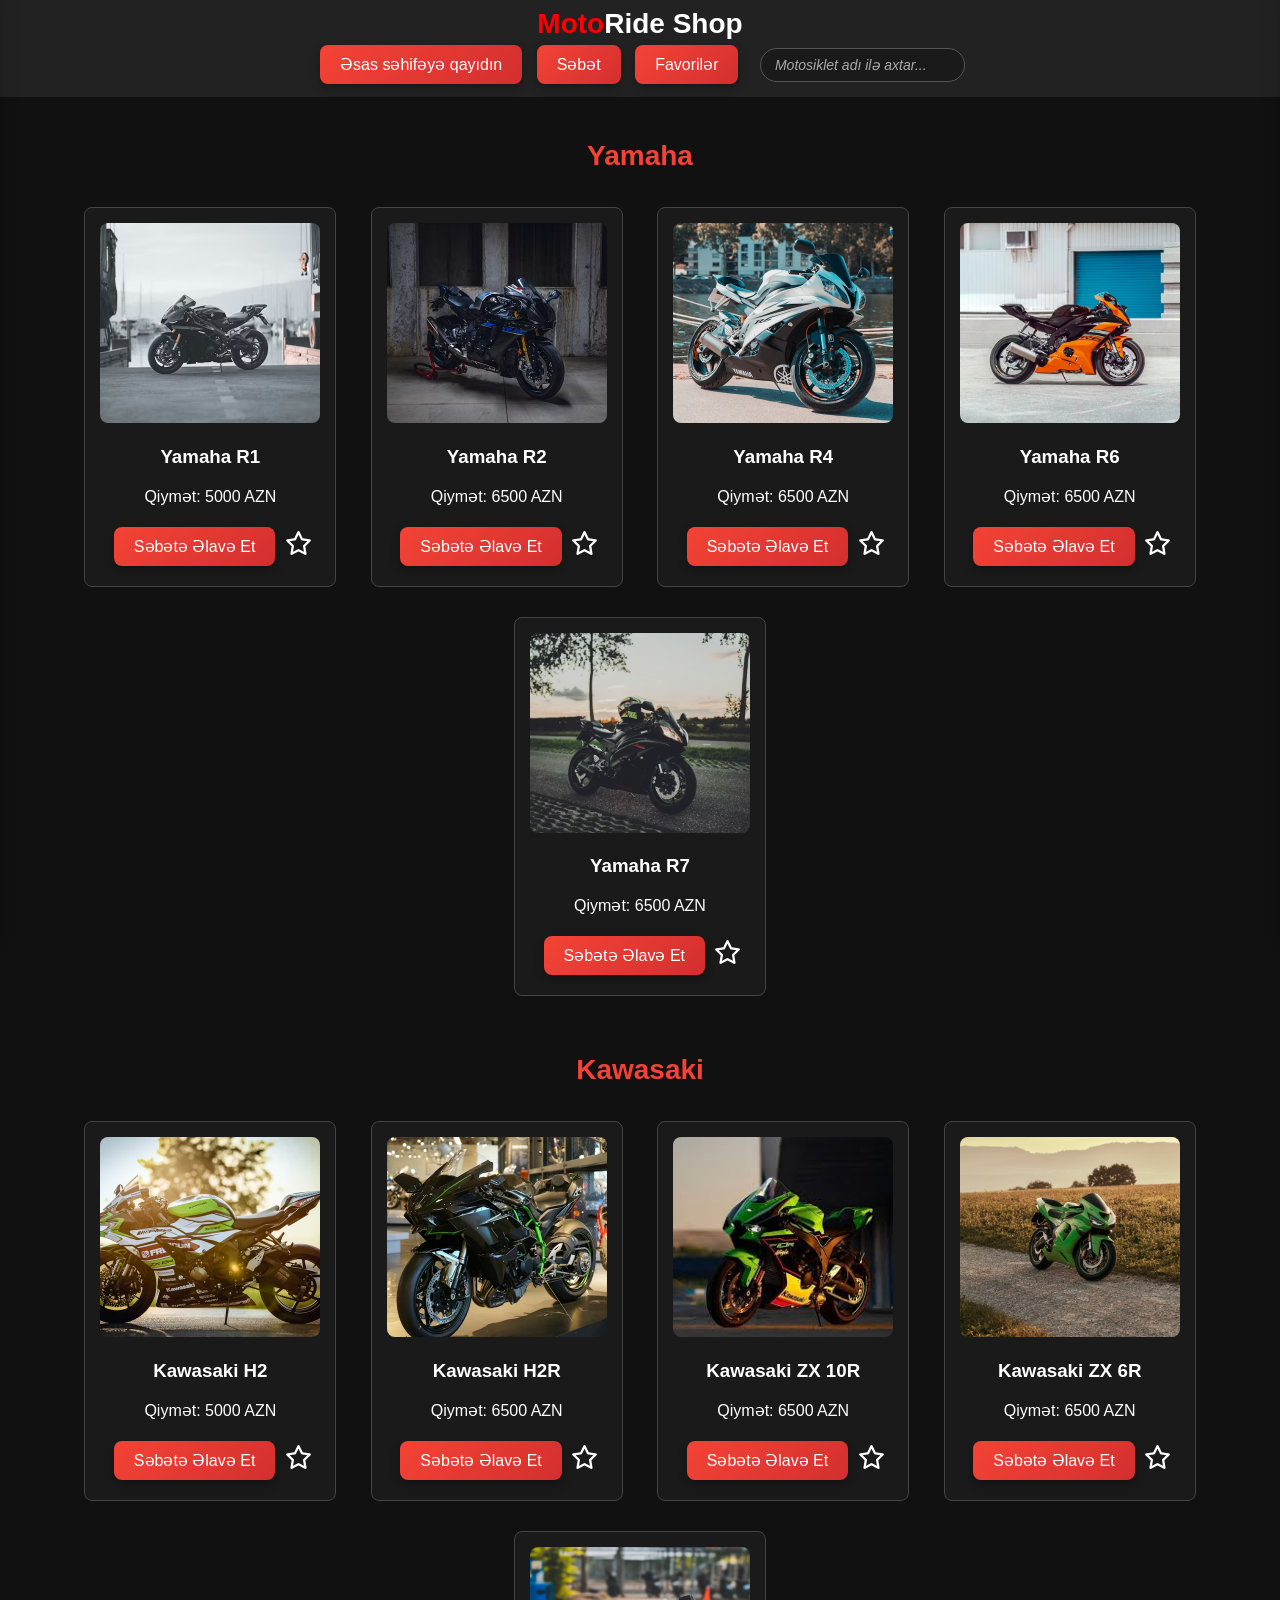
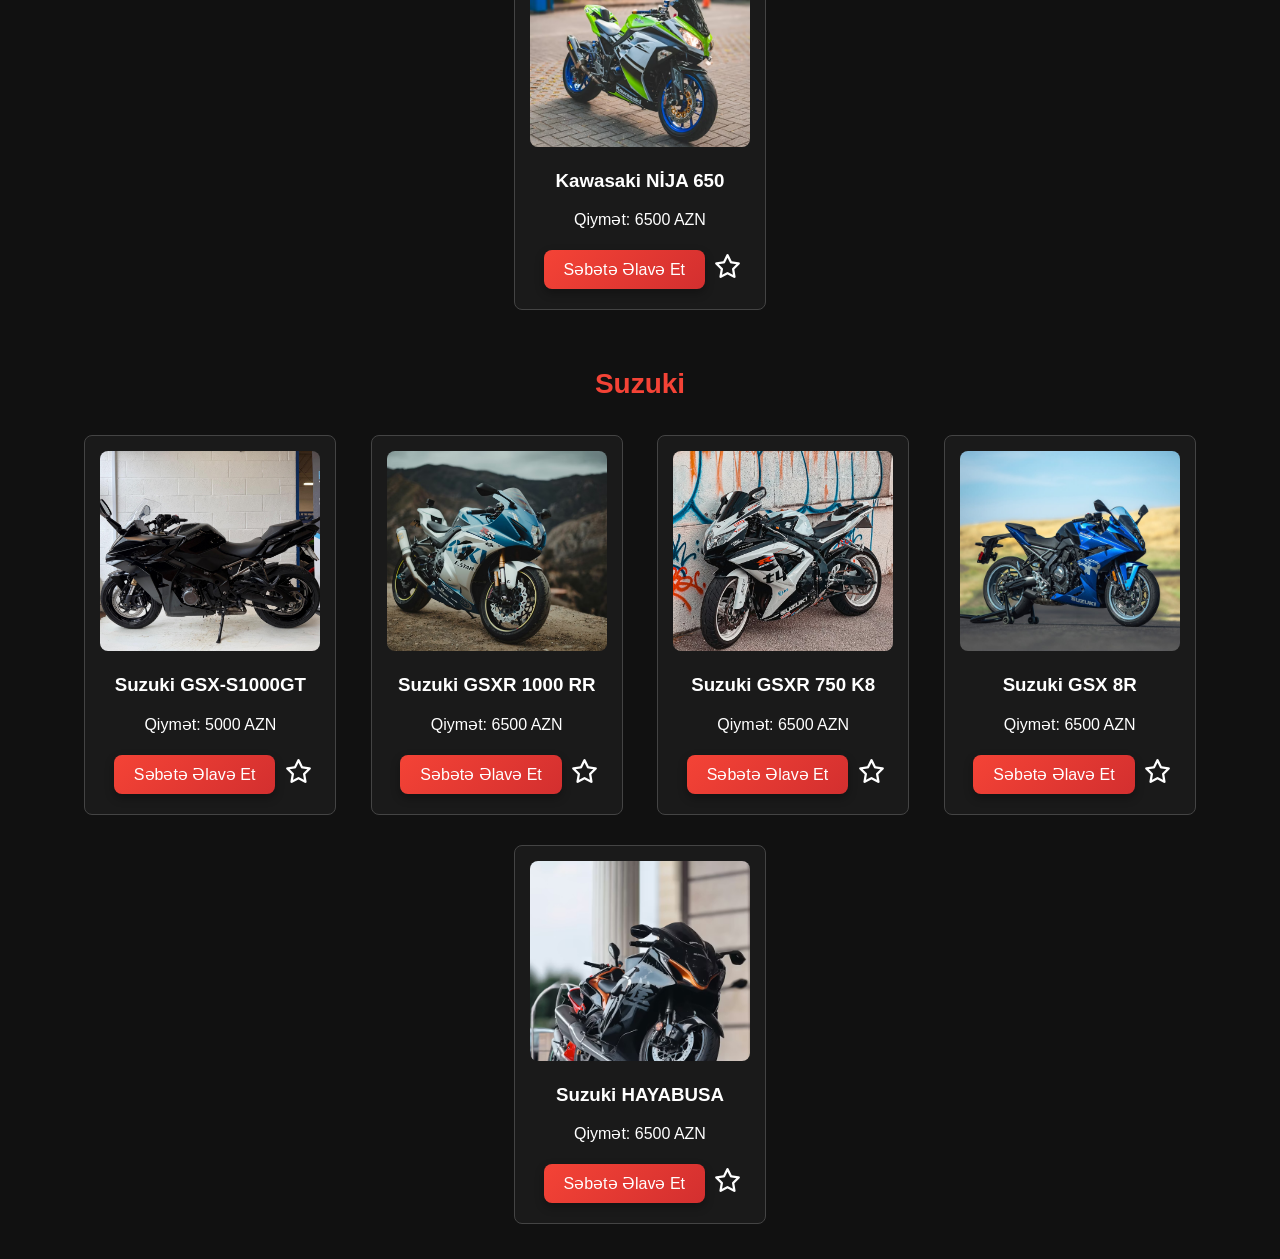
<file: start-web/startweb.html>
<!DOCTYPE html>
<html lang="az">

<head>
  <meta charset="UTF-8">
  <meta name="viewport" content="width=device-width, initial-scale=1.0">
  <title>Motosiklet Mağazası</title>
  <link rel="stylesheet" href="startweb.css">
  <script src="startweb.js" defer></script>
  <link rel="stylesheet" href="https://cdnjs.cloudflare.com/ajax/libs/font-awesome/6.0.0/css/all.min.css">
</head>

<body>
  <header>
    <h1><span class="moto">Moto</span><span class="ride">Ride</span> <span class="shop">Shop</span></h1>
    <div class="header-buttons">
      <a href="../index.html"><button id="homeBtn">Əsas səhifəyə qayıdın</button></a>
      <button id="openCartBtn">Səbət</button>
      <button id="openFavBtn">Favorilər</button>
      <input type="text" id="searchInput" placeholder="Motosiklet adı ilə axtar...">
    </div>
  </header>

  <section id="moto-list">
    <div id="allmotocard">
      <h2 class="section-title">Yamaha</h2>
      <div class="moto-card" data-name="Yamaha R1" data-price="5000">
        <img src="img  moto/yamaha r1.avif" alt="Yamaha-r1">
        <h3>Yamaha R1</h3>
        <p>Qiymət: 5000 AZN</p>
        <button class="buyBtn">Səbətə Əlavə Et</button>
        <i class="fa-regular fa-star favBtn"></i>
      </div>

      <div class="moto-card" data-name="Yamaha R2" data-price="6500">
        <img src="img  moto/yamaha r2.avif" alt="Yamaha-r2">
        <h3>Yamaha R2</h3>
        <p>Qiymət: 6500 AZN</p>
        <button class="buyBtn">Səbətə Əlavə Et</button>
        <i class="fa-regular fa-star favBtn"></i>
      </div>

      <div class="moto-card" data-name="Yamaha R4" data-price="6500">
        <img src="img  moto/yamaha r4.avif" alt="Yamaha-r4">
        <h3>Yamaha R4</h3>
        <p>Qiymət: 6500 AZN</p>
        <button class="buyBtn">Səbətə Əlavə Et</button>
        <i class="fa-regular fa-star favBtn"></i>
      </div>

      <div class="moto-card" data-name="Yamaha R6" data-price="6500">
        <img src="img  moto/yamaha r 6.avif" alt="Yamaha-r6">
        <h3>Yamaha R6</h3>
        <p>Qiymət: 6500 AZN</p>
        <button class="buyBtn">Səbətə Əlavə Et</button>
        <i class="fa-regular fa-star favBtn"></i>
      </div>

      <div class="moto-card" data-name="Yamaha R7" data-price="6500">
        <img src="img  moto/yamaha r 7.avif" alt="Yamaha-r7">
        <h3>Yamaha R7</h3>
        <p>Qiymət: 6500 AZN</p>
        <button class="buyBtn">Səbətə Əlavə Et</button>
        <i class="fa-regular fa-star favBtn"></i>
      </div>
    </div>
  </section>

  <section id="moto-list">
    <div id="allmotocard">
      <h2 class="section-title">Kawasaki</h2>
      <div class="moto-card" data-name="Kawasaki h2" data-price="5000">
        <img src="img  moto/kawasaki h2.avif" alt="Kawasaki h2 ">
        <h3>Kawasaki H2</h3>
        <p>Qiymət: 5000 AZN</p>
        <button class="buyBtn">Səbətə Əlavə Et</button>
        <i class="fa-regular fa-star favBtn"></i>
      </div>

      <div class="moto-card" data-name="Kawasaki h2r" data-price="6500">
        <img src="img  moto/kawasaki h2r.avif" alt="Kawasaki h2r">
        <h3>Kawasaki H2R</h3>
        <p>Qiymət: 6500 AZN</p>
        <button class="buyBtn">Səbətə Əlavə Et</button>
        <i class="fa-regular fa-star favBtn"></i>
      </div>

      <div class="moto-card" data-name="Kawasaki zx 10r" data-price="6500">
        <img src="img  moto/kawasaki zx10r.jpeg" alt="Kawasaki zx 10r">
        <h3>Kawasaki ZX 10R</h3>
        <p>Qiymət: 6500 AZN</p>
        <button class="buyBtn">Səbətə Əlavə Et</button>
        <i class="fa-regular fa-star favBtn"></i>
      </div>

      <div class="moto-card" data-name="Kawasaki zx 6r" data-price="6500">
        <img src="img  moto/kawasaki zx 6r.avif" alt="Kawasaki zx 6r">
        <h3>Kawasaki ZX 6R</h3>
        <p>Qiymət: 6500 AZN</p>
        <button class="buyBtn">Səbətə Əlavə Et</button>
        <i class="fa-regular fa-star favBtn"></i>
      </div>

      <div class="moto-card" data-name="Kawasaki nija 650" data-price="6500">
        <img src="img  moto/kawasaki nija 650.avif" alt="Kawasaki nija 650">
        <h3>Kawasaki NİJA 650</h3>
        <p>Qiymət: 6500 AZN</p>
        <button class="buyBtn">Səbətə Əlavə Et</button>
        <i class="fa-regular fa-star favBtn"></i>
      </div>
    </div>
  </section>

    <section id="moto-list">
    <div id="allmotocard">
      <h2 class="section-title">Suzuki</h2>
      <div class="moto-card" data-name="Suzuki GSX-S1000GT" data-price="5000">
        <img src="img  moto/Suzuki GSX-S1000GT.jpg" alt="Suzuki GSX-S1000GT">
        <h3>Suzuki GSX-S1000GT</h3>
        <p>Qiymət: 5000 AZN</p>
        <button class="buyBtn">Səbətə Əlavə Et</button>
        <i class="fa-regular fa-star favBtn"></i>
      </div>

      <div class="moto-card" data-name="Suzuki GSXR 1000 RR" data-price="6500">
        <img src="img  moto/Suzuki GSXR 1000 RR.avif" alt="Suzuki GSXR 1000 RR">
        <h3>Suzuki GSXR 1000 RR</h3>
        <p>Qiymət: 6500 AZN</p>
        <button class="buyBtn">Səbətə Əlavə Et</button>
        <i class="fa-regular fa-star favBtn"></i>
      </div>

      <div class="moto-card" data-name="Suzuki gsxr 750 k8" data-price="6500">
        <img src="img  moto/Suzuki gsxr 750 k8.avif" alt="Suzuki gsxr 750 k8">
        <h3>Suzuki GSXR 750 K8</h3>
        <p>Qiymət: 6500 AZN</p>
        <button class="buyBtn">Səbətə Əlavə Et</button>
        <i class="fa-regular fa-star favBtn"></i>
      </div>

      <div class="moto-card" data-name="Suzuki GSX 8R" data-price="6500">
        <img src="img  moto/Suzuki gsx 8=r.jpg" alt="Suzuki GSX 8R">
        <h3>Suzuki GSX 8R</h3>
        <p>Qiymət: 6500 AZN</p>
        <button class="buyBtn">Səbətə Əlavə Et</button>
        <i class="fa-regular fa-star favBtn"></i>
      </div>

      <div class="moto-card" data-name="Suzuki hayabusa" data-price="6500">
        <img src="img  moto/Suzuki hayabusa.avif" alt="Suzuki hayabusa">
        <h3>Suzuki HAYABUSA</h3>
        <p>Qiymət: 6500 AZN</p>
        <button class="buyBtn">Səbətə Əlavə Et</button>
        <i class="fa-regular fa-star favBtn"></i>
      </div>
    </div>
  </section>

  











































  <!-- Sebet paneli -->
  <div id="cartPanel" class="cart-panel">
    <h2>Səbət</h2>
    <ul id="cart-items"></ul>
    <p id="totalPrice">Ümumi qiymət: 0 AZN</p>
    <button id="confirmBtn">Sifarişi təsdiqlə</button>
    <button id="closeCartBtn">Bağla</button>
  </div>

  <!-- Favorilər paneli -->
  <div id="favPanel" class="fav-panel">
    <h2>Favorilər</h2>
    <ul id="fav-items"></ul>
    <button id="closeFavBtn">Bağla</button>
  </div>


  <div id="order-animation"></div>
</body>

</html>
</file>
<file: start-web/startweb.css>
body {
  font-family: Arial, sans-serif;
  margin: 0;
  background: #111;
  color: #fff;
}

header {
  background: #222;
  padding: 8px;
  text-align: center;
}

header h1 {
  font-family: 'Segoe UI', Arial, sans-serif;
  font-size: 28px;
  margin: 0;
}

header h1 .moto {
  color: red;
}

header h1 .ride {
  color: #fff;
}

header h1 .shop {
  color: #fff;
}

.moto-card {
  border: 1px solid #444;
  padding: 15px;
  margin: 15px;
  display: inline-block;
  width: 220px;
  text-align: center;
  background: #1a1a1a;
  border-radius: 8px;
  transition: transform 0.3s;
}

.moto-card:hover {
  transform: scale(1.05);
}

.moto-card img {
  width: 100%;
  height: auto;
  border-radius: 8px;
}

.fa-star {
  font-size: 24px;
  cursor: pointer;
}

.fa-star.filled {
  color: gold;
}

.cart-panel {
  position: fixed;
  right: -400px;
  top: 0;
  width: 350px;
  height: 100%;
  background: #222;
  color: #fff;
  padding: 20px;
  transition: right 0.5s ease;
  box-shadow: -5px 0 15px rgba(0, 0, 0, 0.5);
}

.cart-panel.open {
  right: 0;
}

.cart-panel ul li {
  display: flex;
  justify-content: space-between;
  margin: 10px 0;
}

.cart-panel ul li div button {
  margin: 0 3px;
  padding: 5px 10px;
  background: #f44336;
  border: none;
  color: #fff;
  cursor: pointer;
  border-radius: 5px;
}

.cart-panel ul li div button:hover {
  background: #d32f2f;
}

#order-animation {
  display: none;
  text-align: center;
  font-size: 24px;
  color: limegreen;
  animation: fadeIn 2s;
}

@keyframes fadeIn {
  from {
    opacity: 0;
  }

  to {
    opacity: 1;
  }
}


button {
  padding: 10px 20px;
  margin: 5px;
  border: none;
  border-radius: 8px;
  font-size: 1rem;
  cursor: pointer;
  transition: all 0.3s ease;
  background: linear-gradient(135deg, #f44336, #d32f2f);
  color: #fff;
  box-shadow: 0 4px 10px rgba(0, 0, 0, 0.3);
}

button:hover {
  transform: scale(1.1);
  background: linear-gradient(135deg, #ff9800, #f44336);
  box-shadow: 0 6px 15px rgba(255, 152, 0, 0.6);
}

#openCartBtn {
  background: linear-gradient(135deg, #f44336, #d32f2f);
}

#openCartBtn:hover {
  background: linear-gradient(135deg, #f44336, #d32f2f);
}

#confirmBtn {
  background: linear-gradient(135deg, #4caf50, #388e3c);
}

#confirmBtn:hover {
  background: linear-gradient(135deg, #81c784, #4caf50);
}

#closeCartBtn {
  background: linear-gradient(135deg, #f44336, #d32f2f);
}

#closeCartBtn:hover {
  background: linear-gradient(135deg, #f44336, #d32f2f);
}




body {
  font-family: 'Segoe UI', Arial, sans-serif;
  margin: 0;
  background: #111;
  color: #fff;
}

.moto-card {
  border: 1px solid #444;
  padding: 15px;
  margin: 15px;
  display: inline-block;
  width: 220px;
  text-align: center;
  background: #1a1a1a;
  border-radius: 8px;
  transition: transform 0.3s;
}

.moto-card:hover {
  transform: scale(1.05);
}

.moto-card img {
  width: 100%;
  border-radius: 8px;
}





.fa-star {
  font-size: 24px;
  cursor: pointer;
}

.fa-star.filled {
  color: gold;
}

.cart-panel,
.fav-panel {
  position: fixed;
  top: 0;
  width: 350px;
  height: 100%;
  background: #222;
  color: #fff;
  padding: 20px;
  transition: 0.5s ease;
  box-shadow: 0 0 15px rgba(0, 0, 0, 0.5);
  z-index: 2000;
}

.cart-panel {
  right: -400px;
}

.cart-panel.open {
  right: 0;
}

.fav-panel {
  left: -400px;
}

.fav-panel.open {
  left: 0;
}

.cart-panel ul li,
.fav-panel ul li {
  display: flex;
  justify-content: space-between;
  margin: 10px 0;
  align-items: center;
}

.cart-panel ul li div button,
.fav-panel ul li button {
  margin: 0 3px;
  padding: 5px 10px;
  background: #f44336;
  border: none;
  color: #fff;
  cursor: pointer;
  border-radius: 5px;
}

.cart-panel ul li div button:hover,
.fav-panel ul li button:hover {
  background: #d32f2f;
}

.moto-card {
  border: 1px solid #444;
  padding: 15px;
  margin: 15px;
  display: inline-block;
  width: 220px;
  text-align: center;
  background: #1a1a1a;
  border-radius: 8px;
  transition: transform 0.3s;
}

.moto-card:hover {
  transform: scale(1.05);
}

.moto-card img {
  width: 100%;
  border-radius: 8px;
}

.fa-star {
  font-size: 24px;
  cursor: pointer;
}

.fa-star.filled {
  color: gold;
}

#searchInput {
  padding: 8px 14px;
  border-radius: 20px;
  border: 1px solid #555;
  margin-left: 12px;
  font-family: 'Segoe UI', Arial, sans-serif;
  font-size: 14px;
  background-color: #1a1a1a;
  color: #fff;
  transition: all 0.3s ease;
  outline: none;
}

#searchInput::placeholder {
  color: #aaa;
  font-style: italic;
}

#searchInput:focus {
  border-color: #f44336;
  box-shadow: 0 0 8px rgba(244, 67, 54, 0.8);
  background-color: #222;
}


.section-title {
  text-align: center;
  font-size: 28px;
  font-family: 'Segoe UI', Arial, sans-serif;
  color: #f44336;
  margin-bottom: 20px;
}

.section-title {
  text-align: center;
  font-size: 28px;
  font-family: 'Segoe UI', Arial, sans-serif;
  color: #f44336;
  margin-bottom: 20px;
}

#moto-list h2 {
  display: flex;
  flex-direction: column;
  align-items: center;
}


#moto-list {
  text-align: center;
}


#moto-list {
  display: grid;
  grid-template-columns: repeat(auto-fit, minmax(150px, 1fr));
  gap: 25px;
  justify-content: center;
  margin: 20px auto;
}

.section-title {
  grid-column: 1 / -1;
  text-align: center;
  font-size: 28px;
  font-family: 'Segoe UI', Arial, sans-serif;
  color: #f44336;
  margin-bottom: 20px;
}

.moto-card img {
  width: 100%;
  height: 200px;
  object-fit: cover;
  border-radius: 8px;
}




.cart-panel {
  position: fixed;
  right: -400px;
  top: 0;
  width: 350px;
  height: 100%;
  background: #222;
  color: #fff;
  padding: 20px;
  transition: right 0.5s ease;
  box-shadow: -5px 0 15px rgba(0, 0, 0, 0.5);
}

.cart-panel.open {
  right: 0;
}

.fav-panel {
  position: fixed;
  left: -400px;
  top: 0;
  width: 350px;
  height: 100%;
  background: #222;
  color: #fff;
  padding: 20px;
  transition: left 0.5s ease;
  box-shadow: 5px 0 15px rgba(0, 0, 0, 0.5);
}

.fav-panel.open {
  left: 0;
}

@media (max-width: 768px) {
  #moto-list {
    grid-template-columns: 1fr;
    gap: 15px;
  }

  .moto-card {
    width: 90%;
    margin: 0 auto;
  }
}
</file>
